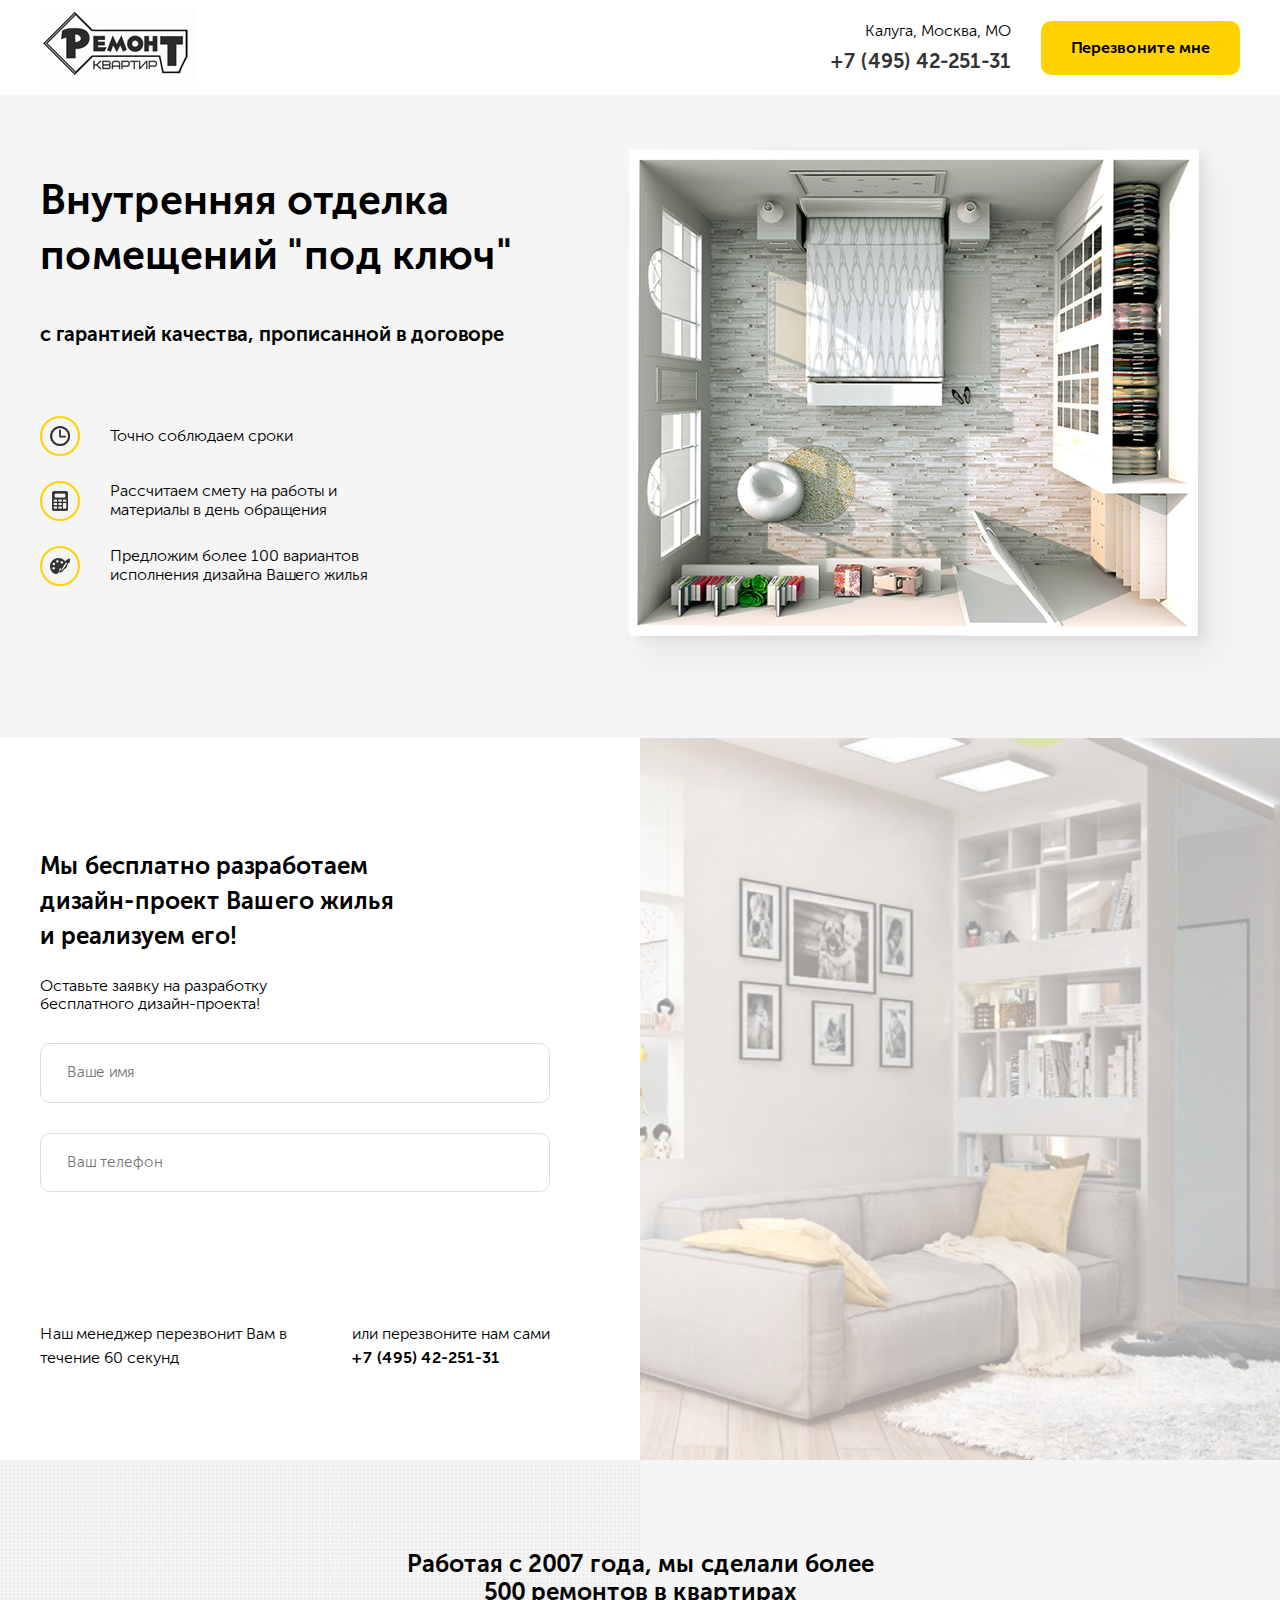
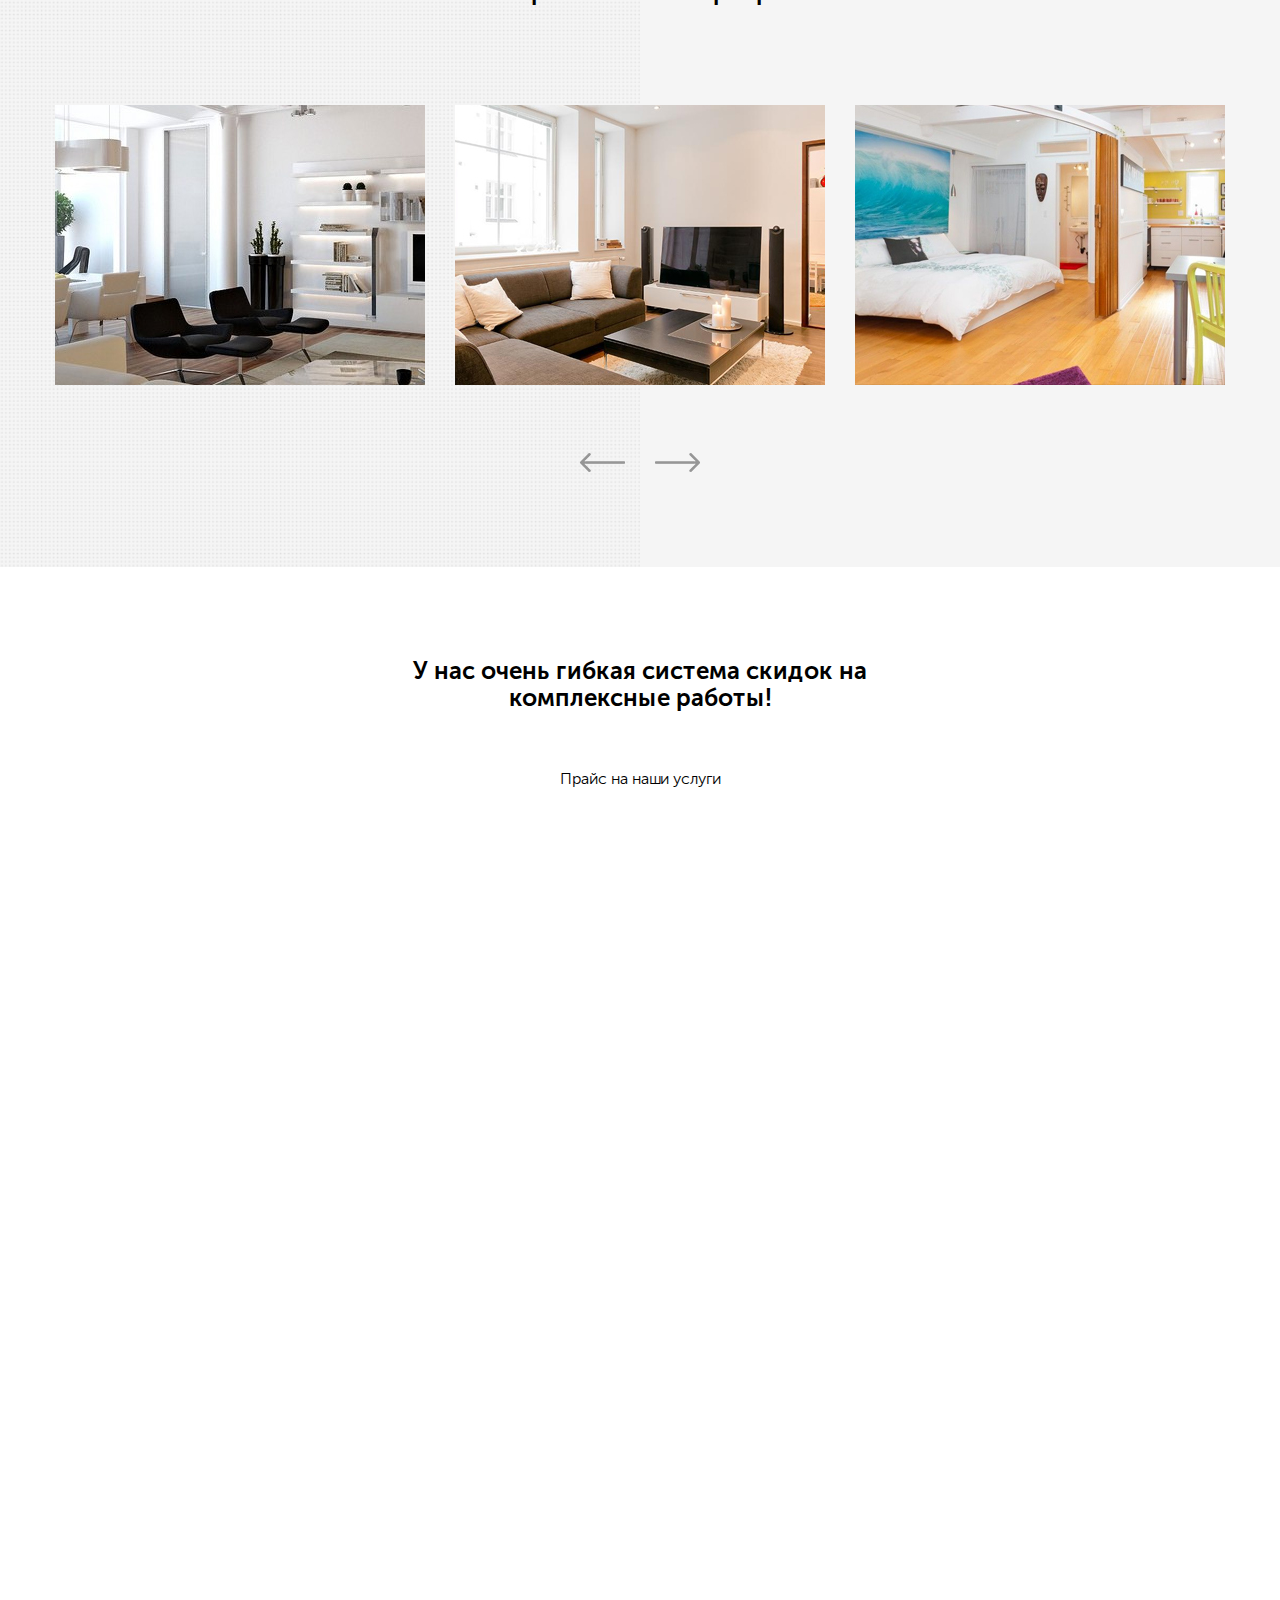
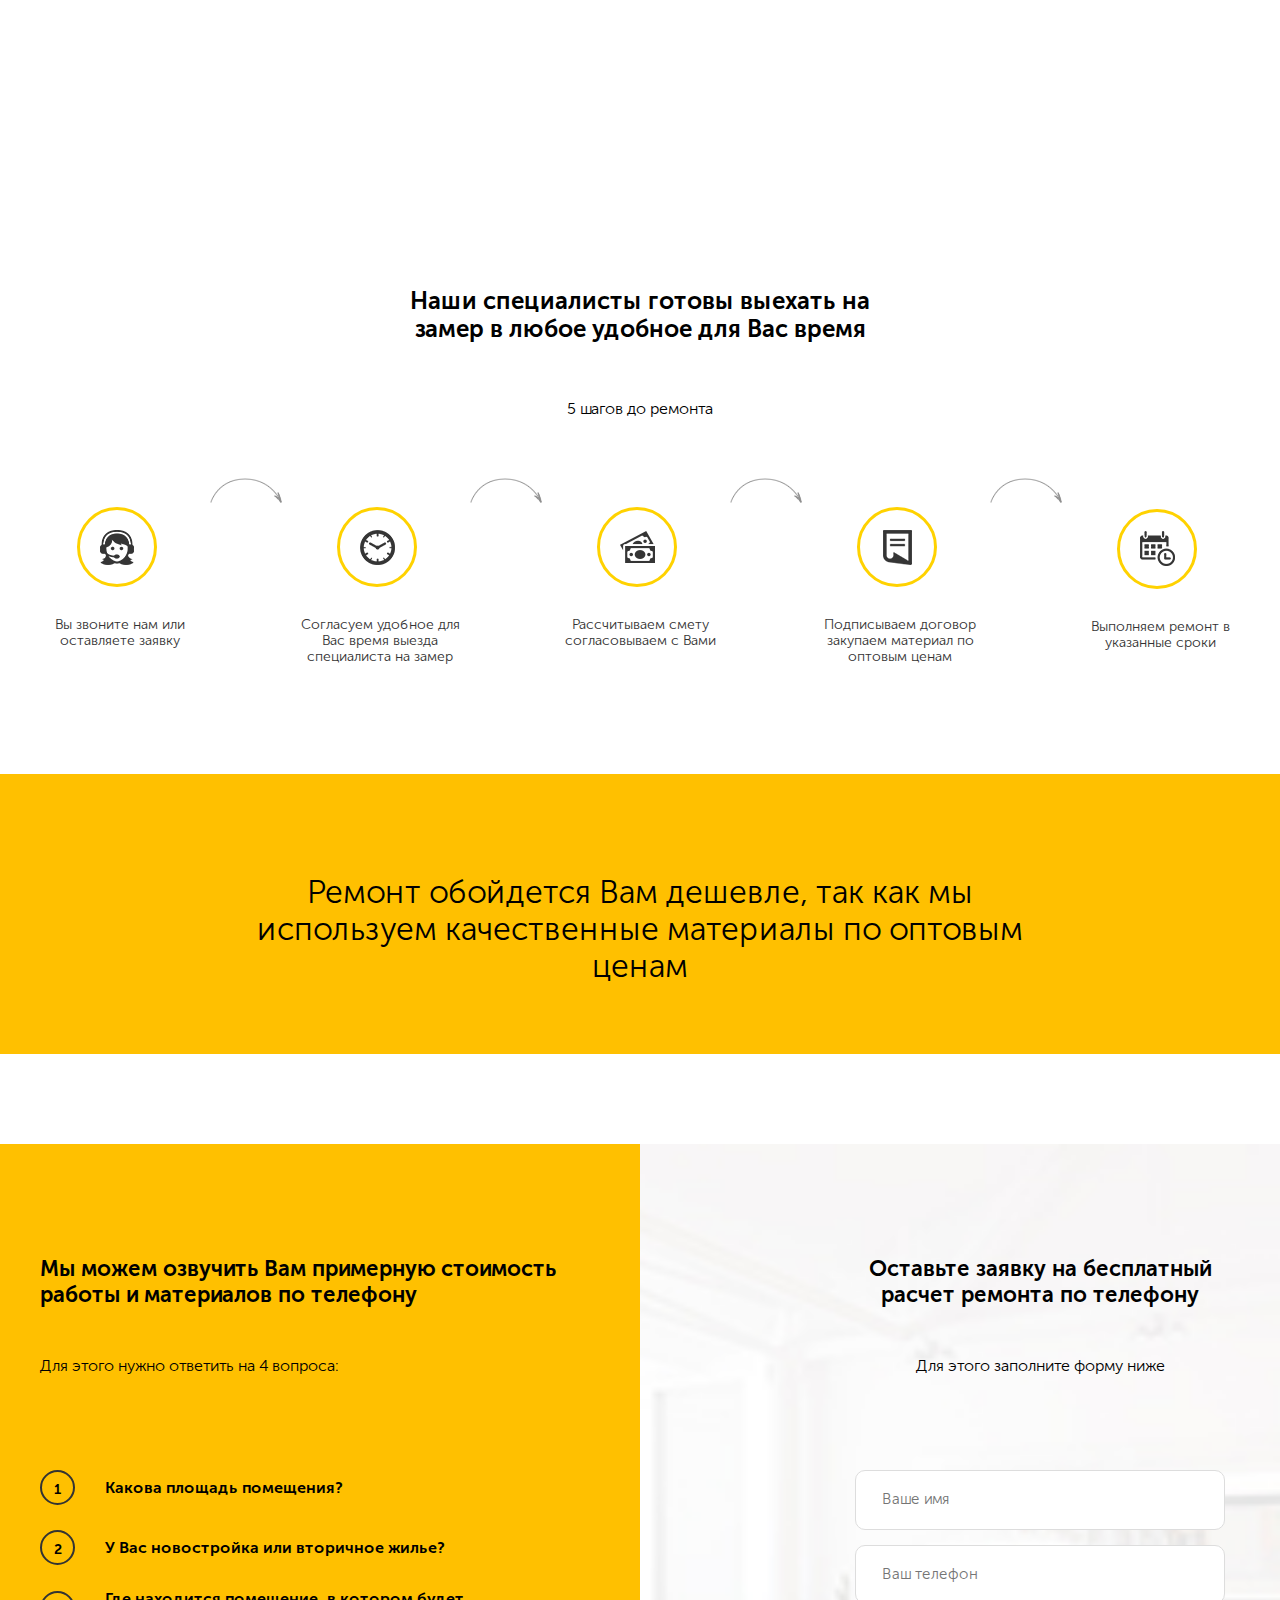
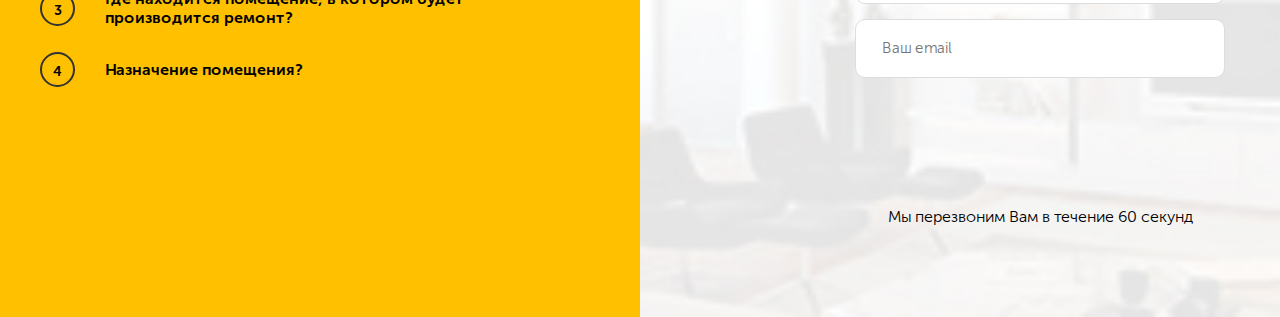
<file: index.html>
<!DOCTYPE html>
<html lang="ru">
<head>
    <meta charset="UTF-8">
    <meta name="viewport" content="width=device-width, initial-scale=1.0">
    <title>Ремонт квартир</title>
    <link rel="stylesheet" href="css/normalize.css">
    <link rel="stylesheet" href="css/slick.css">
    <link rel="stylesheet" href="css/animate.css">
    <link rel="stylesheet" href="css/style.css">
</head>
<body>
    <nav class="navbar">
        <div class="container">
            <div class="navbar-block">
                <div class="navbar__logo">
                    <img src="img/logo.png" alt="logo">                
                </div>
                <!-- /.navbar__logo -->
                <div class="navbar__info">
                <div class="navbar__contacts">
                    <span class="navbar__address">Калуга, Москва, МО</span>
                    <a href="tel:+7(495)42-251-31" class="navbar__phone">+7 (495) 42-251-31</a>
                </div>
                <!-- /.navbar__contacts -->
                <button class="button navbar__button" id="button">Перезвоните мне</button><!-- /.button navbar__button -->
                </div>
                <!-- /.navbar__info -->
            </div>
            <!-- /.navbar-block -->
        </div>
        <!-- /.container -->
    </nav>
    <!-- /.navbar -->
<main>
    <section class="hero">
        <div class="container">
            <div class="hero-block">
                <div class="hero-text">
                    <h1 class="hero-text__title">Внутренняя отделка помещений "под ключ"</h1>
                    <span class="hero-text__subtitle">с гарантией качества, прописанной в договоре</span>
                    <ul class="hero-list">
                        <li class="hero-list__item wow animate__animated animate__backInLeft animate__delay-3s" data-wow-offset="10">
                            <div class="hero-list__image">
                                <img src="img/hero/clock.png" alt="clock">
                            </div>
                            <span class="hero-list__text">Точно соблюдаем сроки</span>
                        </li>
                        <li class="hero-list__item wow animate__animated animate__backInLeft animate__delay-2s" data-wow-offset="10">
                            <div class="hero-list__image">
                                <img src="img/hero/calculator.png" alt="calculator">
                            </div>
                            <span class="hero-list__text">Рассчитаем смету на работы и материалы в день обращения</span>
                        </li>
                        <li class="hero-list__item wow animate__animated animate__backInLeft animate__delay-1s" data-wow-offset="10">
                            <div class="hero-list__image">
                                <img src="img/hero/paint-board.png" alt="paint-board">
                            </div>
                            <span class="hero-list__text">Предложим более 100 вариантов исполнения дизайна Вашего жилья</span>
                        </li>
                    </ul>
                </div>
                <!-- /.hero-list -->
                <div class="hero-image"><img src="img/hero/hero-image.png" alt="План квартиры"></div>
                <!-- /.hero-image -->
            </div>
            <!-- /.hero-block -->
        </div>
        <!-- /.container -->
    </section>
    <!-- /.hero -->
    <section class="offer section">
        <div class="container">
        <div class="offer-block">
            <h2 class="section-title offer__title">Мы бесплатно разработаем дизайн-проект Вашего жилья и реализуем его!
            </h2>
            <!-- /.section-title -->
            <span class="section-subtitle offer__subtitle">Оставьте заявку на разработку бесплатного дизайн-проекта!</span>
            <!-- /.section-subtitle -->
            <form action="#" class="form offer__form" id="offer-form">
                <input type="text" name="username" class="input offer__input" placeholder="Ваше имя">
                <input type="tel" name="phone" class="input offer__input phone" placeholder="Ваш телефон">
                <button class="button offer__button wow animate__animated animate__heartBeat" data-wow-offset="10">Получить бесплатный дизайн-проект</button>
            </form>
            <!-- /.form offer__form -->
                <div class="offer-info offer-info__manager">
                    <div class="offer-info offer__manager">
                        <span>Наш менеджер перезвонит Вам в течение 60 секунд</span>
                    </div>
                    <div class="offer-info offer__call">
                        <span class="offer-info offer__call">или перезвоните нам сами</span>
                        <span class="offer-info offer__number">+7 (495) 42-251-31</span>
                    </div>
                </div>
        </div>
        <!-- /.offer-block -->
        </div>
        <!-- /.container -->
    </section>
    <section class="section portfolio">
        <div class="container">
            <h2 class="section-title portfolio__title">Работая с 2007 года, мы сделали более 500 ремонтов в квартирах </h2>
        
        <div class="slider">
            <div class="slider__item"><img class="slider__image" src="img/portfolio/slider-1.jpg" alt="photo-slider"></div>
            <!-- /.slider__item -->
            <div class="slider__item"><img class="slider__image" src="img/portfolio/slider-2.jpg" alt="photo-slider"></div>
            <!-- /.slider__item -->
            <div class="slider__item"><img class="slider__image" src="img/portfolio/slider-3.jpg" alt="photo-slider"></div>
            <!-- /.slider__item -->
            <div class="slider__item"><img class="slider__image" src="img/portfolio/slider-1.jpg" alt="photo-slider"></div>
            <!-- /.slider__item -->
            <div class="slider__item"><img class="slider__image" src="img/portfolio/slider-2.jpg" alt="photo-slider"></div>
            <!-- /.slider__item -->
            <div class="slider__item"><img class="slider__image" src="img/portfolio/slider-3.jpg" alt="photo-slider"></div>
            <!-- /.slider__item -->
        </div>
        <div class="arrows portfolio__arrows">
            <div class="arrows__left">
                <img src="img/portfolio/left-arrow.png" alt="">
            </div>
            <div class="arrows__right">
                <img src="img/portfolio/right-arrow.png" alt="">
            </div>
        </div>
        <!-- /.slider -->
        
        </div>
        <!-- /.container -->
    </section>
    <!-- /.section portfolio -->

    <section class="section price">
        <div class="container">
            <h2 class="section-title price__title">У нас очень гибкая система скидок на комплексные работы!</h2>
            <!-- /.section-title price__title -->
            <span class="section-subtitle price__subtitle">Прайс на наши услуги</span>
            <!-- /.section-subtitle price__subtitle -->

            <div class="cards">
                <div class="card price__card wow animate__animated animate__fadeInUp animate__delay-1s" data-wow-offset="10">
                    <div class="card__image"><img class="card__shadow" src="img/price/bathroom.png" alt="Ванная комната"></div>
                    <!-- /.card__image -->
                    <div class="card__text">
                        <h4 class="card__title">Ремонт ванных комнат и с/у</h4>
                        <!-- /.card__title -->
                        <a href="#" class="card__link">Узнать цены</a>
                        <!-- /.card__link -->
                    </div>
                    <!-- /.card__text -->
                </div>
                <!-- /.card -->
                <div class="card price__card wow animate__animated animate__fadeInUp animate__delay-2s" data-wow-offset="10">
                    <div class="card__image"><img class="card__shadow" src="img/price/living.png" alt="Гостинная"></div>
                    <!-- /.card__image -->
                    <div class="card__text">
                        <h4 class="card__title">Ремонт комнат и квартир</h4>
                        <!-- /.card__title -->
                        <a href="#" class="card__link">Узнать цены</a>
                        <!-- /.card__link -->
                    </div>
                    <!-- /.card__text -->
                </div>
                <!-- /.card -->
                <div class="card price__card wow animate__animated animate__fadeInUp animate__delay-3s" data-wow-offset="10">
                    <div class="card__image"><img class="card__shadow" src="img/price/office.png" alt="Офис"></div>
                    <!-- /.card__image -->
                    <div class="card__text">
                        <h4 class="card__title">Отделка офисных помещений</h4>
                        <!-- /.card__title -->
                        <a href="#" class="card__link">Узнать цены</a>
                        <!-- /.card__link -->
                    </div>
                    <!-- /.card__text -->
                </div>
                <!-- /.card -->
                <div class="card price__card wow animate__animated animate__fadeInUp animate__delay-4s" data-wow-offset="10">
                    <div class="card__image"><img class="card__shadow" src="img/price/buildings.png" alt="Новостройка"></div>
                    <!-- /.card__image -->
                    <div class="card__text">
                        <h4 class="card__title">Ремонт в новостройках</h4>
                        <!-- /.card__title -->
                        <a href="#" class="card__link">Узнать цены</a>
                        <!-- /.card__link -->
                    </div>
                    <!-- /.card__text -->
                </div>
                <!-- /.card -->
                <div class="card price__card wow animate__animated animate__fadeInUp animate__delay-5s" data-wow-offset="10">
                    <div class="card__image"><img class="card__shadow" src="img/price/kitchen.png" alt="Кухня"></div>
                    <!-- /.card__image -->
                    <div class="card__text">
                        <h4 class="card__title">Ремонт кухонь</h4>
                        <!-- /.card__title -->
                        <a href="#" class="card__link">Узнать цены</a>
                        <!-- /.card__link -->
                    </div>
                    <!-- /.card__text -->
                </div>
                <!-- /.card -->
                <div class="card price__card wow animate__animated animate__fadeInUp animate__delay-6s" data-wow-offset="10">
                    <div class="card__image"><img class="card__shadow" src="img/price/houses.png" alt="Коттедж"></div>
                    <!-- /.card__image -->
                    <div class="card__text">
                        <h4 class="card__title">Ремонт дач и коттеджей</h4>
                        <!-- /.card__title -->
                        <a href="#" class="card__link">Узнать цены</a>
                        <!-- /.card__link -->
                    </div>
                    <!-- /.card__text -->
                </div>
                <!-- /.card -->
            </div>
            <!-- /.cards -->
        </div>
        <!-- /.container -->
    </section>
    <!-- /.section price -->

<section class="section steps">
    <div class="container">
        <h2 class="section-title steps__title">Наши специалисты готовы выехать на замер в любое удобное для Вас время</h2>
            <!-- /.section-title steps__title -->
            <span class="section-subtitle steps__subtitle">5 шагов до ремонта</span>
            <!-- /.section-subtitle steps__subtitle -->
        <div class="steps-block">
            <div class="step">
                <div class="step__arrows">
                    <img class="step__arrow" src="img/steps/arrow.png" alt="стрелка">
                </div>
                <div class="step__image">
                    <img src="img/steps/woman.png" alt="звонок нам">
                </div>
                <!-- /.step__image -->
                <p class="step__text">Вы звоните нам или оставляете заявку</p>
                <!-- /.step__text -->
            </div>
            <!-- /.step -->
            <div class="step">
                <div class="step__arrows">
                    <img class="step__arrow" src="img/steps/arrow.png" alt="стрелка">
                </div>
                <div class="step__image"><img src="img/steps/clock.png" alt="время">
                </div>
                <!-- /.step__image -->
                <p class="step__text">Согласуем удобное для Вас время выезда специалиста на замер</p>
                <!-- /.step__text -->
            </div>
            <!-- /.step -->
            <div class="step">
                <div class="step__arrows">
                    <img class="step__arrow" src="img/steps/arrow.png" alt="стрелка">
                </div>
                <div class="step__image"><img src="img/steps/money.png" alt="смета">
                </div>
                <!-- /.step__image -->
                <p class="step__text">Рассчитываем смету согласовываем с Вами</p>
                <!-- /.step__text -->
            </div>
            <!-- /.step -->
            <div class="step">
                <div class="step__arrows">
                    <img class="step__arrow" src="img/steps/arrow.png" alt="стрелка">
                </div>
                <div class="step__image"><img src="img/steps/document.png" alt="договор">
                    
                </div>
                <!-- /.step__image -->
                <p class="step__text">Подписываем договор закупаем материал по оптовым ценам </p>
                <!-- /.step__text -->
            </div>
            <!-- /.step -->
            <div class="step">
                <div class="step__image step__arrow-1"><img src="img/steps/calendar.png" alt="сроки">
                </div>
                <!-- /.step__image -->
                <p class="step__text">Выполняем ремонт в указанные сроки </p>
                <!-- /.step__text -->
            </div>
            <!-- /.step -->
        </div>
        <!-- /.steps-block -->
    </div>
    <!-- /.container -->
    <div class="steps__footer">
        <div class="step__footer">
            <span class="step__price">Ремонт обойдется Вам дешевле, так как  мы используем качественные материалы по оптовым ценам</span>
        </div>
    </div>
</section>
<!-- /.section steps -->


<section class="section brif" id="brif">
    <div class="container">
        <div class="brif-block">
            <div class="interview brif__interview">
                <h3 class="interview__title">Мы можем озвучить Вам примерную стоимость работы и материалов по телефону</h3>
                <span class="interview__subtitle">Для этого нужно ответить на 4 вопроса:</span>
                <ul class="interview-list">
                    <li class="interview-list__item">
                        <span class="interview-list__counter">1</span>
                        <span class="interview-list__text">Какова площадь помещения?</span>
                    </li>
                    <li class="interview-list__item">
                        <span class="interview-list__counter">2</span>
                        <span class="interview-list__text">У Вас новостройка или вторичное жилье?</span>
                    </li>
                    <li class="interview-list__item">
                        <span class="interview-list__counter">3</span>
                        <span class="interview-list__text">Где находится помещение, в котором будет производится ремонт?</span>
                    </li>
                    <li class="interview-list__item">
                        <span class="interview-list__counter">4</span>
                        <span class="interview-list__text">Назначение помещения?</span>
                    </li>
                </ul>
                        </div>
            <!-- /.interview brif__interview -->
            <div class="form brif__form">
                <h3 class="form__title">Оставьте заявку на бесплатный  расчет ремонта по телефону</h3>
                <span class="form__subtitle">Для этого заполните форму ниже</span>
                <form action="#" id="brif-form">
                    <input type="text" name="username" class="input brif__input" placeholder="Ваше имя">
                    <input type="tel" name="phone" class="input brif__input phone" placeholder="Ваш телефон">
                    <input type="email" name="email" class="input brif__input email" placeholder="Ваш email">
                    <button class="button brif__button wow animate__animated animate__heartBeat" data-wow-offset="10">Рассчитать стоимость</button>
                    <span class="form__description">Мы перезвоним Вам в течение 60 секунд</span>
                </form>
            </div>
            <!-- /.form brif__form -->
        </div>
        <!-- /.brif-block -->
    </div>
    <!-- /.container -->
</section>
<!-- /.section brif -->








    <!-- /.offer -->
</main> 
<div class="modal" id="modal">
    <div class="modal-dialog">
        <button class="modal-dialog__close" id="close">&times;</button>
        <h4 class="modal-dialog__title">Всплывающее окно</h4>
    </div>
    <!-- /.modal-dialog -->
</div>
<!-- /.modal -->
<script src="https://code.jquery.com/jquery-3.5.1.min.js" integrity="sha256-9/aliU8dGd2tb6OSsuzixeV4y/faTqgFtohetphbbj0=" crossorigin="anonymous"></script>
<script src="js/modal.js"></script>
<script src="js/slick.min.js"></script>
<script src="js/wow.min.js"></script>
<script src="js/jquery.validate.min.js"></script>
<script src="js/jquery.maskedinput.min.js"></script>
<script>
    /* Инициализация WOW.js */
    new WOW().init();
    $(document).ready(function() {
        /* Валидация формы */
        jQuery.validator.addMethod("checkMask", function(value, element) {
            return /\+\d{1}\(\d{3}\)\d{3}-\d{4}/g.test(value); 
        });
        $('#offer-form').validate({
            rules: {
                username: {
                    required: true,
                    minlength: 2,
                    maxlength: 15
                },
                phone:{
                    required: true,
                    checkMask: true
                }
            },
            messages: {
                username: {
                    required: "Укажите Имя",
                    minlength: jQuery.validator.format("Осталось символов: {0} !"),
                    maxlength: jQuery.validator.format("Не более {0} символов!")
                },
                phone: {
                    required: "Укажите номер телефона",
                    checkMask: "Введите полный номер телефона"
                }
            }
        });
        $('#brif-form').validate({
            rules: {
                username: {
                    required: true,
                    minlength: 2,
                    maxlength: 15
                },
                phone: {
                    required: true,
                    checkMask: true
                },
                email: {
                    required: true,
                    email: true
                }
            },
            messages: {
                username: {
                    required: "Укажите Имя",
                    minlength: jQuery.validator.format("Минимальное количество символов: {0} !"),
                    maxlength: jQuery.validator.format("Не более {0} символов!")
                },
                phone: {
                    required: "Укажите номер телефона",
                    checkMask: "Введите полный номер телефона"
                },
                email: {
                    required: "Укажите email адрес",
                    email: "Введите корректный email"
                }
            }
        });
        /* Маска для телефона */
        $.fn.setCursorPosition = function(pos) {
            if ($(this).get(0).setSelectionRange) {
                $(this).get(0).setSelectionRange(pos, pos);
            } else if ($(this).get(0).createTextRange) {
                var range = $(this).get(0).createTextRange();
                range.collapse(true);
                range.moveEnd('character', pos);
                range.moveStart('character', pos);
                range.select();
            }
            };
            $(".phone").click(function(){
            $(this).setCursorPosition(3);
            }).mask("+7(999)999-9999", {autoclear: false});
        /* Скрипт слайдера */
        $('.slider').slick({
            slidesToShow: 3,
            slidesToScroll: 1,
            prevArrow: $('.arrows__left'),
            nextArrow: $('.arrows__right'),
            responsive: [
            {
                breakpoint: 1200,
                settings: {
                    slidesToShow: 2,
                    slidesToScroll: 1,
                }
            },
            {
                breakpoint: 768,
                settings: {
                    slidesToShow: 1,
                    slidesToScroll: 1
                }
            }
            ]
        });
    });
</script>
</body>
</html>
</file>
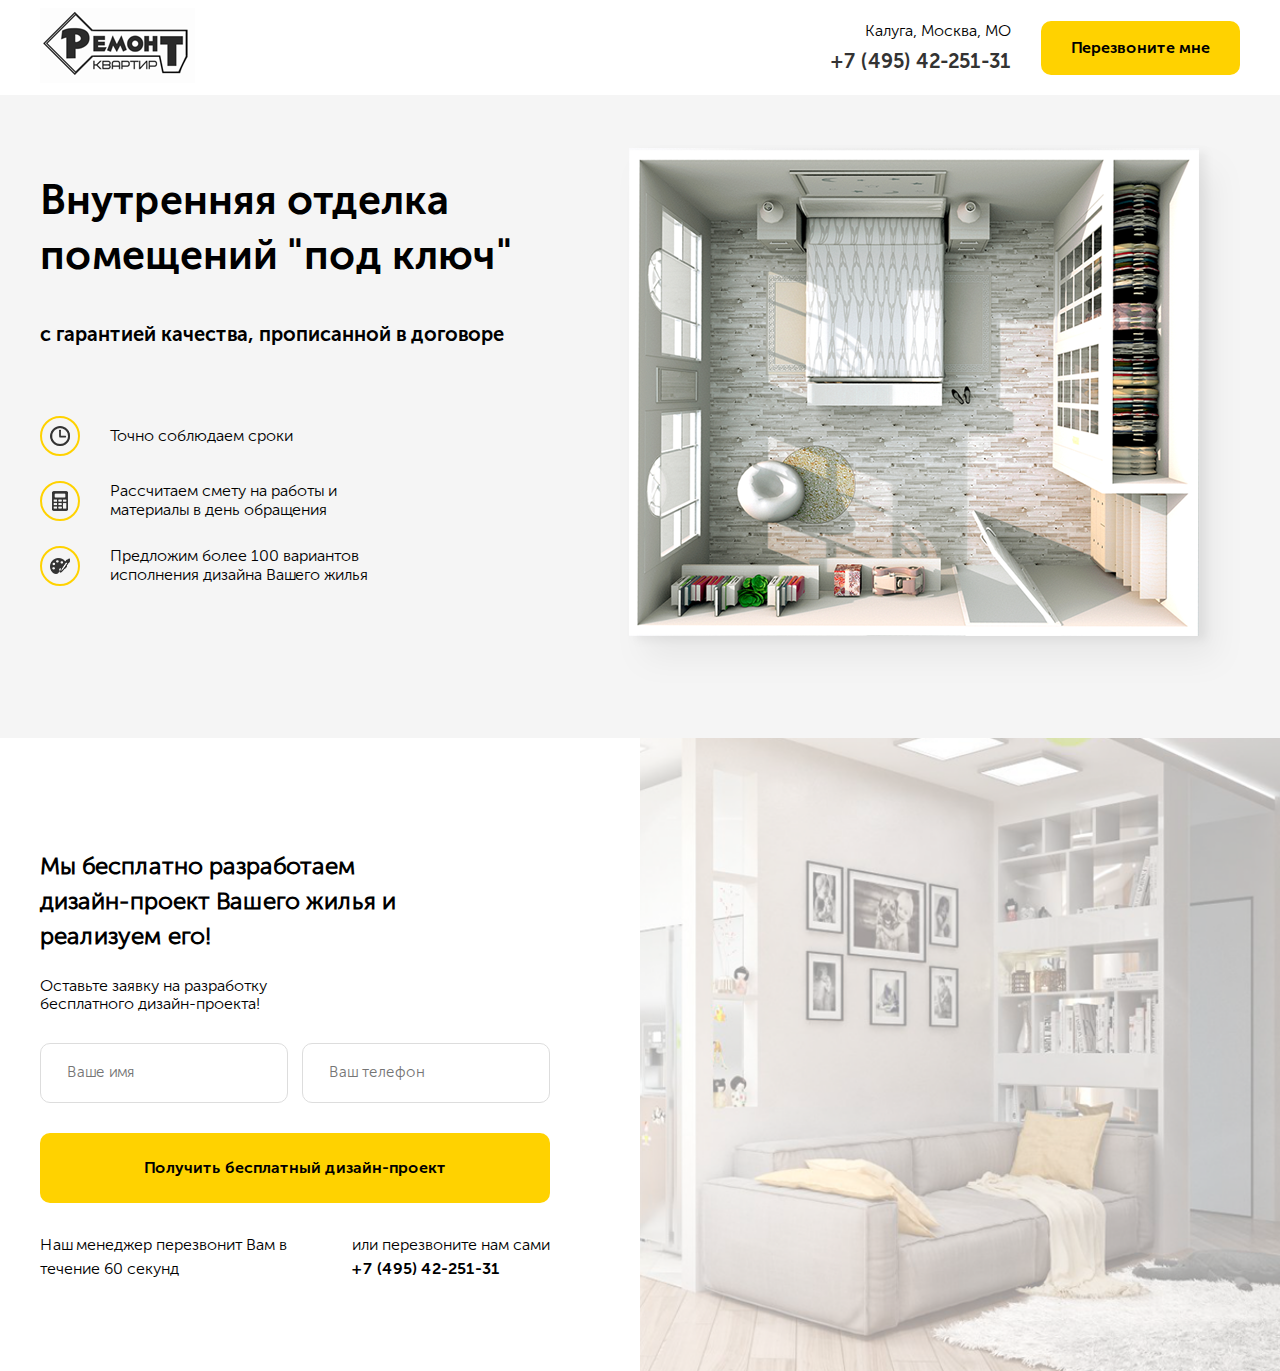
<file: src/index.html>
<!DOCTYPE html>
<html lang="ru">
<head>
    <meta charset="UTF-8">
    <meta name="viewport" content="width=device-width, initial-scale=1.0">
    <title>Ремонт квартир</title>
    <link rel="stylesheet" href="css/normalize.css">
    <link rel="stylesheet" href="css/style.css">
</head>
<body>
    <nav class="navbar">
        <div class="container">
            <div class="navbar-block">
                <div class="navbar__logo">
                    <img src="img/logo.png" alt="logo">                
                </div>
                <!-- /.navbar__logo -->
                <div class="navbar__info">
                <div class="navbar__contacts">
                    <span class="navbar__address">Калуга, Москва, МО</span>
                    <a href="tel:+7(495)42-251-31" class="navbar__phone">+7 (495) 42-251-31</a>
                </div>
                <!-- /.navbar__contacts -->
                <button class="button navbar__button" id="button">Перезвоните мне</button><!-- /.button navbar__button -->
                </div>
                <!-- /.navbar__info -->
            </div>
            <!-- /.navbar-block -->
        </div>
        <!-- /.container -->
    </nav>
    <!-- /.navbar -->
<main>
    <section class="hero">
        <div class="container">
            <div class="hero-block">
                <div class="hero-text">
                    <h1 class="hero-text__title">Внутренняя отделка помещений "под ключ"</h1>
                    <span class="hero-text__subtitle">с гарантией качества, прописанной в договоре</span>
                    <ul class="hero-list">
                        <li class="hero-list__item">
                            <div class="hero-list__image">
                                <img src="img/hero/clock.png" alt="clock">
                            </div>
                            <span class="hero-list__text">Точно соблюдаем сроки</span>
                        </li>
                        <li class="hero-list__item">
                            <div class="hero-list__image">
                                <img src="img/hero/calculator.png" alt="calculator">
                            </div>
                            <span class="hero-list__text">Рассчитаем смету на работы и материалы в день обращения</span>
                        </li>
                        <li class="hero-list__item">
                            <div class="hero-list__image">
                                <img src="img/hero/paint-board.png" alt="paint-board">
                            </div>
                            <span class="hero-list__text">Предложим более 100 вариантов исполнения дизайна Вашего жилья</span>
                        </li>
                    </ul>
                </div>
                <!-- /.hero-list -->
                <div class="hero-image"><img src="img/hero/hero-image.png" alt="План квартиры"></div>
                <!-- /.hero-image -->
            </div>
            <!-- /.hero-block -->
        </div>
        <!-- /.container -->
    </section>
    <!-- /.hero -->
    <section class="offer section">
        <div class="container">
        <div class="offer-block">
            <h2 class="section-title offer__title">Мы бесплатно разработаем дизайн-проект Вашего жилья и реализуем его!
            </h2>
            <!-- /.section-title -->
            <span class="section-subtitle offer__subtitle">Оставьте заявку на разработку бесплатного дизайн-проекта!</span>
            <!-- /.section-subtitle -->
            <form action="#" class="form offer__form">
                <input type="text" class="input offer__input" placeholder="Ваше имя">
                <input type="tel" class="input offer__input" placeholder="Ваш телефон">
                <button class="button offer__button">Получить бесплатный дизайн-проект</button>
            </form>
            <!-- /.form offer__form -->
                <div class="offer-info offer-info__manager">
                    <div class="offer-info offer__manager">
                        <span>Наш менеджер перезвонит Вам в течение 60 секунд</span>
                    </div>
                    <div class="offer-info offer__call">
                        <span class="offer-info offer__call">или перезвоните нам сами</span>
                        <span class="offer-info offer__number">+7 (495) 42-251-31</span>
                    </div>
                </div>

        </div>
        <!-- /.offer-block -->
        </div>
        <!-- /.container -->
    </section>
    <!-- /.offer -->
</main> 

<div class="modal" id="modal">
    <div class="modal-dialog">
        <button class="modal-dialog__close" id="close">&times;</button>
        <h4 class="modal-dialog__title">Всплывающее окно</h4>
    </div>
    <!-- /.modal-dialog -->
</div>
<!-- /.modal -->
<script src="js/main.js"></script>
</body>
</html>
</file>
<file: css/style.css>
@charset "UTF-8";
@font-face {
  font-family: 'Museo Sans Light';
  src: url("../fonts/MuseoSansCyrl/MuseoSansCyrl-300.eot");
  src: url("../fonts/MuseoSansCyrl/MuseoSansCyrl-300.eot?#iefix") format("embedded-opentype"), url("../fonts/MuseoSansCyrl/MuseoSansCyrl-300.woff") format("woff"), url("../fonts/MuseoSansCyrl/MuseoSansCyrl-300.ttf") format("truetype");
  font-weight: normal;
  font-style: normal;
}

@font-face {
  font-family: 'Museo Sans Bold';
  src: url("../fonts/MuseoSansCyrl/MuseoSansCyrl-700.eot");
  src: url("../fonts/MuseoSansCyrl/MuseoSansCyrl-700.eot?#iefix") format("embedded-opentype"), url("../fonts/MuseoSansCyrl/MuseoSansCyrl-700.woff") format("woff"), url("../fonts/MuseoSansCyrl/MuseoSansCyrl-700.ttf") format("truetype");
  font-weight: normal;
  font-style: normal;
}

* {
  box-sizing: border-box;
}

body {
  font-family: 'Museo Sans Light', sans-serif;
  font-weight: 300;
}

.navbar__logo {
  max-width: 100%;
}

.container {
  width: 1200px;
  margin: auto;
}

@media (max-width: 1200px) {
  .container {
    width: 760px;
  }
  img {
    max-width: 100%;
  }
}

@media (max-width: 768px) {
  .container {
    max-width: 580px;
    width: 90%;
  }
  .section {
    padding-top: 60px;
    padding-bottom: 60px;
  }
}

.button {
  border-radius: 10px;
  background-color: #ffd200;
  border: none;
  padding: 18px 30px;
  outline: none;
  font-family: 'Museo Sans Bold', sans-serif;
  font-weight: 700;
}

.button:hover {
  background-color: #ffdb33;
  cursor: pointer;
}

.section {
  padding: 90px 0;
}

.section-title {
  font-size: 24px;
  font-family: 'Museo Sans Bold', sans-serif;
  font-weight: 700;
  text-align: center;
  max-width: 500px;
}

.section-subtitle {
  display: block;
  font-size: 16px;
}

.input {
  border: 1px solid #dddddd;
  padding: 20px 26px;
  font-size: 15px;
  border-radius: 10px;
}

.input:focus {
  border: 1px solid #ffd200;
  outline: none;
}

.arrows__left:hover, .arrows__right:hover {
  cursor: pointer;
}

input.error {
  border: 1px solid #ff0000;
}

#phone-error, #username-error, #email-error {
  color: #ff0000;
  display: block;
  text-align: center;
  margin-bottom: 13px;
  font-size: 14px;
}

/** Импорт стилей шапки **/
.navbar {
  padding: 8px 0;
}

.navbar-block {
  display: flex;
  justify-content: space-between;
  align-items: center;
}

.navbar__info {
  display: flex;
  align-items: center;
  text-align: right;
}

.navbar__address {
  display: flex;
  flex-direction: column;
}

.navbar__button {
  margin-left: 30px;
}

.navbar__phone {
  display: inline-block;
  color: #333333;
  font-size: 20px;
  text-decoration: none;
  margin-top: 10px;
  font-family: 'Museo Sans Bold', sans-serif;
  font-weight: 700;
}

@media (max-width: 768px) {
  .navbar__contacts {
    display: none;
  }
  .navbar__button {
    font-size: 12px;
    padding: 15px 26px;
  }
  .navbar__logo {
    width: 90px;
  }
}

/** Стили для главного экрана **/
.hero {
  padding: 50px 0;
  background-color: #f5f5f5;
}

.hero-block {
  display: flex;
}

.hero-text {
  flex-basis: 57%;
  padding-right: 100px;
}

.hero-text__title {
  font-size: 41px;
  line-height: 55px;
  margin-bottom: 40px;
  font-family: 'Museo Sans Bold', sans-serif;
  font-weight: 700;
}

.hero-text__subtitle {
  font-size: 20px;
  display: inline-block;
  margin-bottom: 70px;
  font-family: 'Museo Sans Bold', sans-serif;
  font-weight: 700;
}

.hero-list {
  margin: 0;
  padding: 0;
}

.hero-list__item {
  display: flex;
  align-items: center;
  margin-bottom: 25px;
}

.hero-list__item:last-child {
  margin-bottom: 0;
}

.hero-list__image {
  width: 40px;
  height: 40px;
  border: 2px solid #ffd200;
  display: flex;
  align-items: center;
  justify-content: center;
  border-radius: 50%;
  margin-right: 30px;
}

.hero-list__text {
  max-width: 300px;
}

@media (max-width: 1200px) {
  .hero-block {
    flex-direction: column;
  }
  .hero-list {
    margin-bottom: 44px;
  }
  .hero-text {
    padding-right: 10px;
  }
}

@media (max-width: 768px) {
  .hero-text__title {
    font-size: 24px;
    line-height: 1.4;
    margin-bottom: 15px;
  }
  .hero-text__subtitle {
    font-size: 16px;
    margin-bottom: 28px;
  }
  .hero-list__item {
    margin-bottom: 20px;
  }
  .hero-list__text {
    font-size: 12px;
  }
  .hero-list__image {
    margin-right: 15px;
  }
}

/** Стили для блока offer **/
.offer {
  background: url("../img/offer/offer-bg.png") no-repeat;
  background-position: center right;
  background-size: contain;
  position: relative;
}

.offer::before {
  content: '';
  width: 50%;
  height: 100%;
  position: absolute;
  top: 0;
  left: 0;
  background-color: #fff;
}

.offer-block {
  width: 50%;
  padding-right: 90px;
  position: relative;
}

.offer__title {
  max-width: 360px;
  line-height: 35px;
  margin-bottom: 24px;
  text-align: left;
}

.offer__subtitle {
  max-width: 250px;
  margin-bottom: 30px;
}

.offer__input {
  margin-bottom: 30px;
  width: 510px;
  display: block;
}

.offer__input:first-child {
  margin-right: 10px;
}

.offer__button {
  width: 100%;
  min-height: 70px;
  margin-bottom: 30px;
}

.offer-info__manager {
  display: flex;
  justify-content: space-between;
  align-items: center;
}

.offer__manager {
  width: 306px;
  line-height: 24px;
}

.offer__call {
  display: block;
  line-height: 24px;
}

.offer__number {
  font-family: 'Museo Sans Bold', sans-serif;
  font-weight: 700;
}

@media (max-width: 1200px) {
  .offer {
    background-size: cover;
  }
  .offer__input {
    width: 100%;
    margin-bottom: 10px;
  }
  .offer__button {
    font-size: 14px;
  }
  .offer-info__manager {
    display: block;
  }
  .offer__manager, .offer__call {
    padding-bottom: 10px;
  }
}

@media (max-width: 768px) {
  .offer {
    background: #fff;
  }
  .offer-block {
    width: 100%;
    padding-right: 0;
  }
  .offer__button {
    font-family: 'Museo Sans Bold', sans-serif;
    font-weight: 700;
  }
}

/** Стили для блока портфолио **/
.portfolio {
  background: #f5f5f5 url("../img/portfolio/portfolio-pattern.jpg") repeat-y center left;
  background-size: 50%;
}

.portfolio__title {
  margin: auto;
  margin-bottom: 100px;
}

.portfolio__arrows {
  max-width: 120px;
  margin: auto;
  margin-top: 68px;
  display: flex;
  justify-content: space-between;
}

.slider__image {
  margin: auto;
}

/** Стили для блока price **/
.price__title {
  margin: auto;
  margin-bottom: 58px;
}

.price__subtitle {
  margin-bottom: 59px;
  text-align: center;
}

.price__card {
  margin-bottom: 30px;
}

.card {
  text-align: center;
  border: 1px solid #e8e8e8;
  transition: 0.2s;
}

.card:hover {
  box-shadow: 0px 20px 25px 0px rgba(0, 0, 0, 0.1);
}

.card:hover .card__image::before {
  opacity: 0.8;
}

.card__text {
  padding: 40px;
}

.card__title {
  margin-top: 0;
}

.card__shadow {
  display: block;
}

.card__image {
  position: relative;
}

.card__image::before {
  content: '';
  position: absolute;
  left: 0;
  top: 0;
  width: 100%;
  height: 100%;
  background-image: linear-gradient(to top, #ffd200 0%, rgba(255, 255, 255, 0) 100%);
  opacity: 0;
  transition: 0.2s;
}

.card__link {
  display: inline-block;
  font-family: 'Museo Sans Bold', sans-serif;
  font-weight: 700;
  text-decoration: none;
  color: #333333;
  font-size: 16px;
  position: relative;
}

.card__link:hover::after {
  height: 12px;
}

.card__link::after {
  content: '';
  position: absolute;
  z-index: -1;
  bottom: -4px;
  left: 0;
  display: block;
  width: 100%;
  height: 3px;
  background-color: #ffd200;
  transition: 0.2s;
}

.cards {
  display: flex;
  justify-content: space-between;
  flex-wrap: wrap;
}

@media (max-width: 768px) {
  .price__card {
    display: block;
    margin-left: auto;
    margin-right: auto;
  }
}

/** Стили для блока 5 шагов до ремонта **/
.steps__title {
  margin: auto;
  margin-bottom: 58px;
}

.steps__subtitle {
  margin-bottom: 59px;
  text-align: center;
}

.steps-block {
  display: flex;
  justify-content: space-between;
  flex-wrap: wrap;
  margin-bottom: 95px;
}

.steps__footer {
  background-color: #ffc000;
  height: 280px;
}

.step__image {
  display: flex;
  align-items: center;
  justify-content: center;
  width: 80px;
  height: 80px;
  border: 3px solid #ffd200;
  border-radius: 50%;
  margin-left: 37px;
}

.step__text {
  max-width: 160px;
  color: #333333;
  font-size: 14px;
  text-align: center;
  margin-top: 30px;
}

.step__footer {
  text-align: center;
  margin: auto;
  padding-top: 100px;
  padding-bottom: 100px;
  max-width: 850px;
}

.step__price {
  font-size: 32px;
}

.step__arrow {
  position: relative;
  left: 170px;
}

.step__arrow-1 {
  margin-top: 31px;
}

@media (max-width: 1200px) {
  .step__text {
    max-width: 146px;
  }
  .step__arrow {
    display: none;
  }
  .step__arrow-1 {
    margin: auto;
  }
}

@media (max-width: 768px) {
  .steps-block {
    display: block;
  }
  .step__image, .step__text {
    text-align: center;
    margin: auto;
  }
  .step__text {
    padding: 30px 0 30px 0;
  }
  .step__price {
    font-size: 20px;
  }
}

/** Стили для блока brif **/
.brif {
  background-image: url("../img/brif/brif-color-bg.png"), url("../img/brif/brif-bg.jpg");
  background-position: left center, center right;
  background-size: 50%, contain;
  background-repeat: repeat-y, no-repeat;
}

.brif-block {
  display: flex;
}

.brif__interview {
  flex-basis: 50%;
}

.brif__form {
  flex-basis: 50%;
  padding-left: 200px;
  text-align: center;
}

.brif__input {
  width: 100%;
  max-width: 370px;
  margin-bottom: 15px;
}

.brif__button {
  height: 70px;
  width: 100%;
  max-width: 370px;
  margin-top: 15px;
  margin-bottom: 30px;
}

.interview {
  padding-right: 70px;
}

.interview__title {
  margin-bottom: 50px;
  font-size: 22px;
  font-family: 'Museo Sans Bold', sans-serif;
  font-weight: 700;
}

.interview__subtitle {
  display: block;
  margin-bottom: 95px;
  font-size: 16px;
}

.interview-list {
  list-style: none;
  padding: 0;
}

.interview-list__item {
  display: flex;
  align-items: center;
  margin-bottom: 25px;
  font-family: 'Museo Sans Bold', sans-serif;
  font-weight: 700;
}

.interview-list__counter {
  display: inline-block;
  margin-right: 30px;
  text-align: center;
  line-height: 35px;
  font-size: 14px;
  width: 35px;
  height: 35px;
  border: 2px solid #333333;
  border-radius: 50%;
}

.interview-list__text {
  max-width: 400px;
}

.form__title {
  margin-bottom: 50px;
  font-size: 22px;
  font-family: 'Museo Sans Bold', sans-serif;
  font-weight: 700;
}

.form__subtitle {
  display: block;
  margin-bottom: 95px;
  font-size: 16px;
}

.form__description {
  display: block;
}

@media (max-width: 1200px) {
  .brif__form {
    padding-left: 30px;
  }
  .interview {
    padding-right: 30px;
  }
  .interview__title {
    font-size: 20px;
    margin-bottom: 15px;
  }
  .interview__subtitle {
    margin-bottom: 30px;
  }
  .interview-list__text {
    font-size: 14px;
    max-width: 300px;
  }
  .interview-list__counter {
    margin-right: 20px;
  }
  .form__title {
    font-size: 20px;
    margin-bottom: 15px;
  }
  .form__subtitle {
    margin-bottom: 30px;
  }
}

@media (max-width: 768px) {
  .brif {
    background-image: url("../img/brif/brif-color-bg.png"), url("../img/brif/brif-bg.jpg");
    background-position: top center, bottom center;
    background-size: 100% 50%, cover;
    background-repeat: repeat-x, no-repeat;
  }
  .brif-block {
    flex-direction: column;
  }
  .brif__form {
    margin-top: 120px;
    padding-left: 0px;
  }
  .interview {
    margin-top: -10px;
    padding-right: 0;
  }
  .interview__title {
    font-size: 18px;
  }
  .interview__subtitle {
    font-size: 14px;
  }
  .interview-list__text {
    max-width: 300px;
  }
  .interview-list__counter {
    margin-right: 10px;
  }
  .form__title {
    font-size: 18px;
  }
  .form__subtitle {
    font-size: 14px;
    margin-bottom: 14px;
  }
  .form__description {
    font-size: 14px;
  }
}

/** Стили для модального окна **/
.modal {
  position: fixed;
  left: 0;
  top: 0;
  width: 100%;
  height: 100%;
  background-color: rgba(0, 0, 0, 0.5);
  display: none;
}

.modal_active {
  display: flex;
}

.modal-dialog {
  position: relative;
  margin: auto;
  max-width: 450px;
  width: 90%;
  min-width: 200px;
  background-color: #fff;
  padding: 40px;
}

.modal-dialog__close {
  position: absolute;
  top: 0;
  right: 0;
}
/*# sourceMappingURL=style.css.map */
</file>
<file: src/css/style.css>
@charset "UTF-8";
@font-face {
  font-family: 'Museo Sans Light';
  src: url("../fonts/MuseoSansCyrl/MuseoSansCyrl-300.eot");
  src: url("../fonts/MuseoSansCyrl/MuseoSansCyrl-300.eot?#iefix") format("embedded-opentype"), url("../fonts/MuseoSansCyrl/MuseoSansCyrl-300.woff") format("woff"), url("../fonts/MuseoSansCyrl/MuseoSansCyrl-300.ttf") format("truetype");
  font-weight: normal;
  font-style: normal;
}

@font-face {
  font-family: 'Museo Sans Bold';
  src: url("../fonts/MuseoSansCyrl/MuseoSansCyrl-700.eot");
  src: url("../fonts/MuseoSansCyrl/MuseoSansCyrl-700.eot?#iefix") format("embedded-opentype"), url("../fonts/MuseoSansCyrl/MuseoSansCyrl-700.woff") format("woff"), url("../fonts/MuseoSansCyrl/MuseoSansCyrl-700.ttf") format("truetype");
  font-weight: normal;
  font-style: normal;
}

* {
  box-sizing: border-box;
}

body {
  font-family: 'Museo Sans Light', sans-serif;
  font-weight: 300;
}

.navbar__logo {
  max-width: 100%;
}

.container {
  width: 1200px;
  margin: auto;
}

@media (max-width: 1200px) {
  .container {
    width: 760px;
  }
  img {
    max-width: 100%;
  }
}

@media (max-width: 768px) {
  .container {
    max-width: 580px;
    width: 90%;
  }
}

.button {
  border-radius: 10px;
  background-color: #ffd200;
  border: none;
  padding: 18px 30px;
  outline: none;
  font-family: 'Museo Sans Bold', sans-serif;
  font-weight: 700;
}

.button:hover {
  background-color: #ffdb33;
  cursor: pointer;
}

.section {
  padding: 90px 0;
}

.section-title {
  font-size: 24px;
}

.section-subtitle {
  display: block;
  font-size: 16px;
}

.input {
  border: 1px solid #dddddd;
  padding: 20px 26px;
  font-size: 15px;
  border-radius: 10px;
}

.input:focus {
  border: 1px solid #ffd200;
  outline: none;
}

/** Импорт стилей шапки **/
.navbar {
  padding: 8px 0;
}

.navbar-block {
  display: flex;
  justify-content: space-between;
  align-items: center;
}

.navbar__info {
  display: flex;
  align-items: center;
  text-align: right;
}

.navbar__address {
  display: flex;
  flex-direction: column;
}

.navbar__button {
  margin-left: 30px;
}

.navbar__phone {
  display: inline-block;
  color: #333333;
  font-size: 20px;
  text-decoration: none;
  margin-top: 10px;
  font-family: 'Museo Sans Bold', sans-serif;
  font-weight: 700;
}

@media (max-width: 768px) {
  .navbar__contacts {
    display: none;
  }
  .navbar__button {
    font-size: 12px;
    padding: 15px 26px;
  }
  .navbar__logo {
    width: 90px;
  }
}

/** Стили для главного экрана **/
.hero {
  padding: 50px 0;
  background-color: #f5f5f5;
}

.hero-block {
  display: flex;
}

.hero-text {
  flex-basis: 57%;
  padding-right: 100px;
}

.hero-text__title {
  font-size: 41px;
  line-height: 55px;
  margin-bottom: 40px;
  font-family: 'Museo Sans Bold', sans-serif;
  font-weight: 700;
}

.hero-text__subtitle {
  font-size: 20px;
  display: inline-block;
  margin-bottom: 70px;
  font-family: 'Museo Sans Bold', sans-serif;
  font-weight: 700;
}

.hero-list {
  margin: 0;
  padding: 0;
}

.hero-list__item {
  display: flex;
  align-items: center;
  margin-bottom: 25px;
}

.hero-list__item:last-child {
  margin-bottom: 0;
}

.hero-list__image {
  width: 40px;
  height: 40px;
  border: 2px solid #ffd200;
  display: flex;
  align-items: center;
  justify-content: center;
  border-radius: 50%;
  margin-right: 30px;
}

.hero-list__text {
  max-width: 300px;
}

@media (max-width: 1200px) {
  .hero-block {
    flex-direction: column;
  }
  .hero-list {
    margin-bottom: 44px;
  }
  .hero-text {
    padding-right: 10px;
  }
}

@media (max-width: 768px) {
  .hero-text__title {
    font-size: 24px;
    line-height: 1.4;
    margin-bottom: 15px;
  }
  .hero-text__subtitle {
    font-size: 16px;
    margin-bottom: 28px;
  }
  .hero-list__item {
    margin-bottom: 20px;
  }
  .hero-list__text {
    font-size: 12px;
  }
  .hero-list__image {
    margin-right: 15px;
  }
}

/** Стили для блока offer **/
.offer {
  background: url("../img/offer/offer-bg.png") no-repeat;
  background-position: center right;
  background-size: contain;
  position: relative;
}

.offer::before {
  content: '';
  width: 50%;
  height: 100%;
  position: absolute;
  top: 0;
  left: 0;
  background-color: #fff;
}

.offer-block {
  width: 50%;
  padding-right: 90px;
  position: relative;
}

.offer__title {
  max-width: 360px;
  line-height: 35px;
  margin-bottom: 24px;
}

.offer__subtitle {
  max-width: 250px;
  margin-bottom: 30px;
}

.offer__input {
  margin-bottom: 30px;
  width: 248px;
}

.offer__input:first-child {
  margin-right: 10px;
}

.offer__button {
  width: 100%;
  min-height: 70px;
  margin-bottom: 30px;
}

.offer-info__manager {
  display: flex;
  justify-content: space-between;
  align-items: center;
}

.offer__manager {
  width: 306px;
  line-height: 24px;
}

.offer__call {
  display: block;
  line-height: 24px;
}

.offer__number {
  font-family: 'Museo Sans Bold', sans-serif;
  font-weight: 700;
}

@media (max-width: 1200px) {
  .offer {
    background-size: cover;
  }
  .offer__input {
    width: 100%;
    margin-bottom: 10px;
  }
  .offer__button {
    font-size: 14px;
  }
  .offer-info__manager {
    display: block;
  }
  .offer__manager, .offer__call {
    padding-bottom: 10px;
  }
}

@media (max-width: 768px) {
  .offer {
    background: #fff;
  }
  .offer-block {
    width: 100%;
    padding-right: 0;
  }
  .offer__button {
    font-family: 'Museo Sans Bold', sans-serif;
    font-weight: 700;
  }
}

/** Стили для модального окна **/
.modal {
  position: fixed;
  left: 0;
  top: 0;
  width: 100%;
  height: 100%;
  background-color: rgba(0, 0, 0, 0.5);
  display: none;
}

.modal_active {
  display: flex;
}

.modal-dialog {
  position: relative;
  margin: auto;
  max-width: 450px;
  width: 90%;
  min-width: 200px;
  background-color: #fff;
  padding: 40px;
}

.modal-dialog__close {
  position: absolute;
  top: 0;
  right: 0;
}
/*# sourceMappingURL=style.css.map */
</file>
